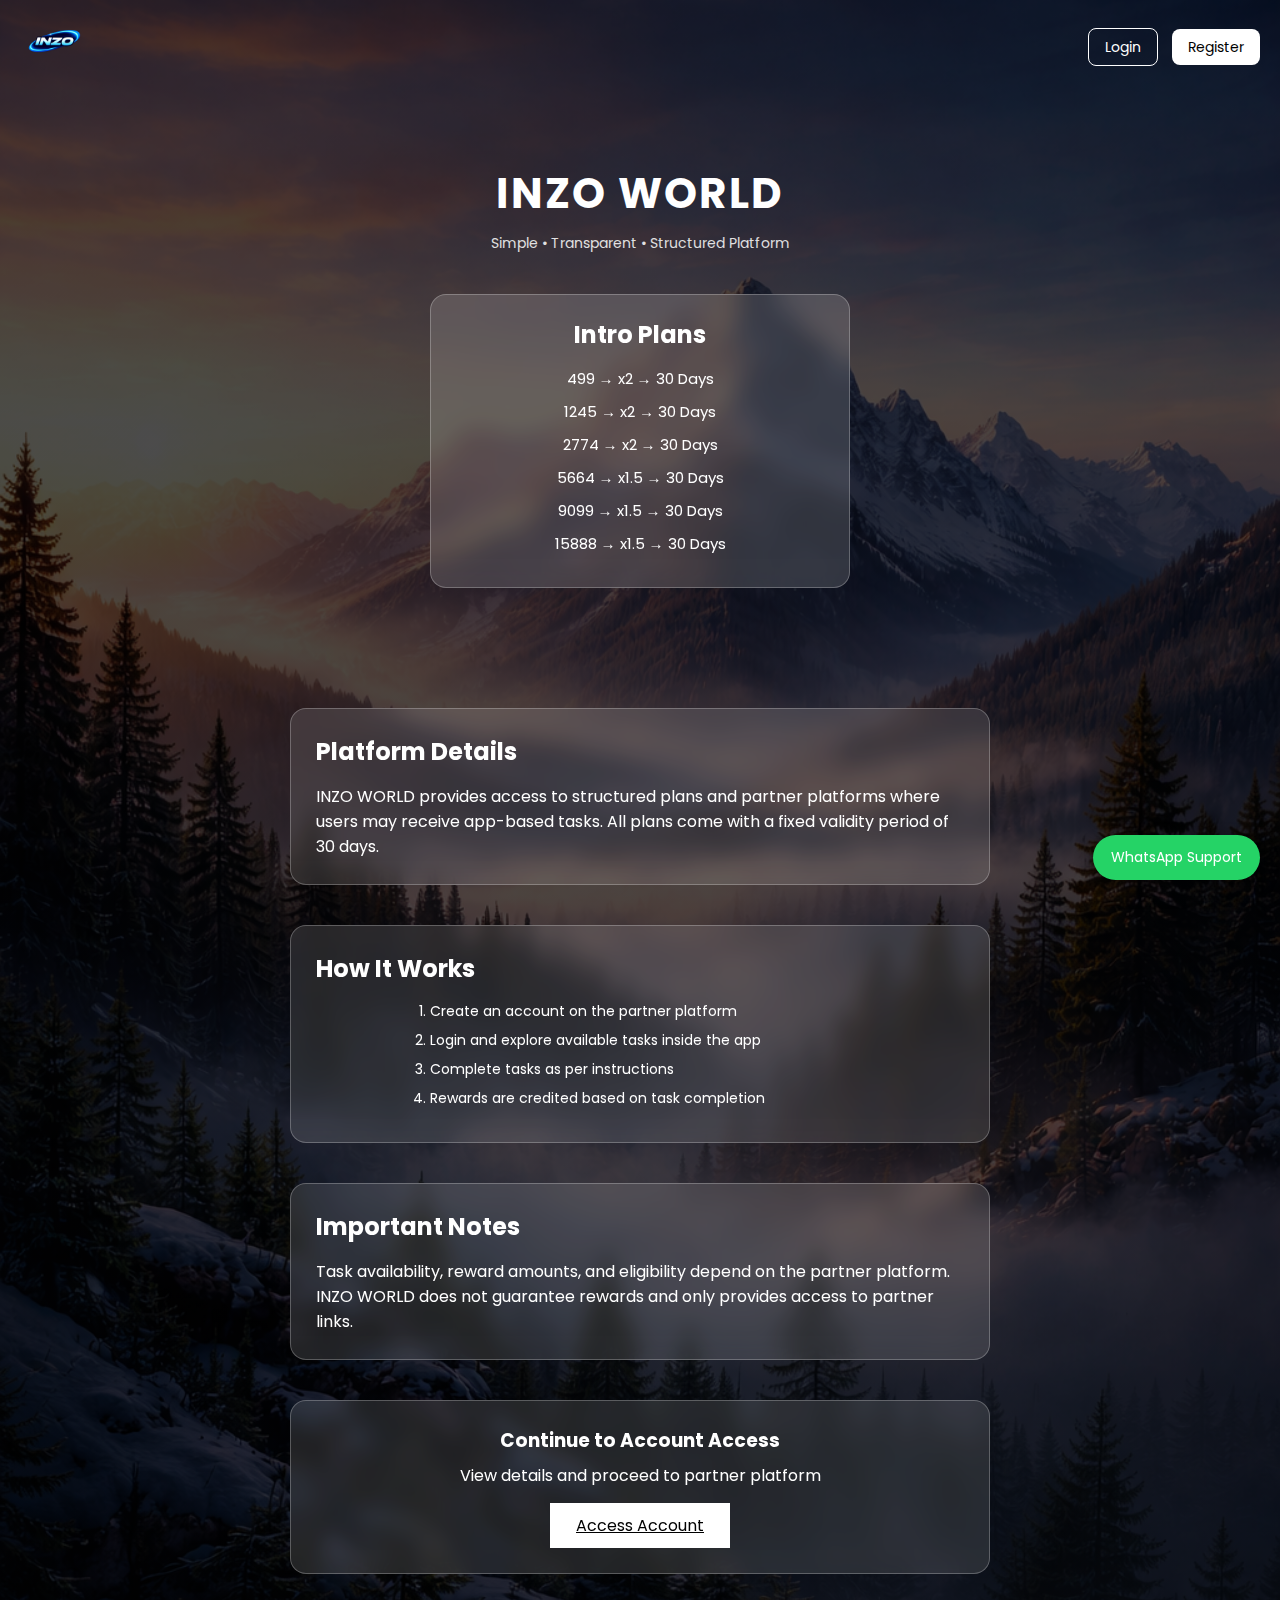
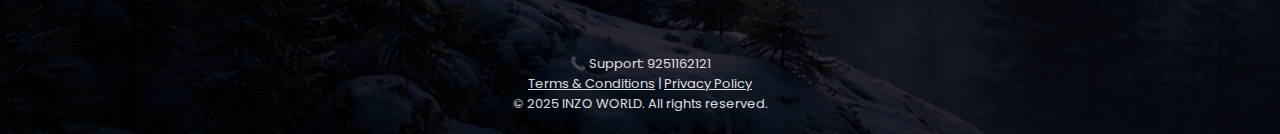
<file: index.html>
<!DOCTYPE html>
<html lang="en">
<head>
  <meta charset="UTF-8">
  <title>INZO WORLD</title>
  <meta name="viewport" content="width=device-width, initial-scale=1.0">
  <link rel="stylesheet" href="style.css">
</head>
<body>

<header class="header">
  <div class="logo">
    <img src="images/logo.png" alt="INZO WORLD">
  </div>

  <div class="auth-buttons">
    <a href="https://app-7uq702fotqm9.appmedo.com/login" class="login-btn">Login</a>
    <a href="https://app-7uq702fotqm9.appmedo.com/register" class="register-btn">Register</a>
  </div>
</header>

<section class="hero">
  <h1>INZO WORLD</h1>
  <p class="tagline">Simple • Transparent • Structured Platform</p>

  <div class="intro-box">
    <h2>Intro Plans</h2>
    <ul class="plans">
      <li>499 → x2 → 30 Days</li>
      <li>1245 → x2 → 30 Days</li>
      <li>2774 → x2 → 30 Days</li>
      <li>5664 → x1.5 → 30 Days</li>
      <li>9099 → x1.5 → 30 Days</li>
      <li>15888 → x1.5 → 30 Days</li>
    </ul>
  </div>
</section>

<section class="info-box">
  <h2>Platform Details</h2>
  <p>
    INZO WORLD provides access to structured plans and partner platforms
    where users may receive app-based tasks. All plans come with a fixed
    validity period of 30 days.
  </p>
</section>

<section class="info-box">
  <h2>How It Works</h2>
  <ol>
    <li>Create an account on the partner platform</li>
    <li>Login and explore available tasks inside the app</li>
    <li>Complete tasks as per instructions</li>
    <li>Rewards are credited based on task completion</li>
  </ol>
</section>

<section class="info-box">
  <h2>Important Notes</h2>
  <p>
    Task availability, reward amounts, and eligibility depend on the
    partner platform. INZO WORLD does not guarantee rewards and only
    provides access to partner links.
  </p>
</section>

<!-- 🔽 ACCESS PAGE LINK -->
<section class="bottom-auth">
  <h3>Continue to Account Access</h3>
  <p>View details and proceed to partner platform</p>

  <div class="bottom-buttons">
    <a href="auth.html" class="register-btn">Access Account</a>
  </div>
</section>

<footer class="footer">
  <p>📞 Support: 9251162121</p>
  <p>
    <a href="terms.html">Terms & Conditions</a> |
    <a href="privacy.html">Privacy Policy</a>
  </p>
  <p>© 2025 INZO WORLD. All rights reserved.</p>
</footer>

<a href="https://wa.me/919251162121" class="whatsapp-float" target="_blank">
  WhatsApp Support
</a>

</body>
</html>
</file>
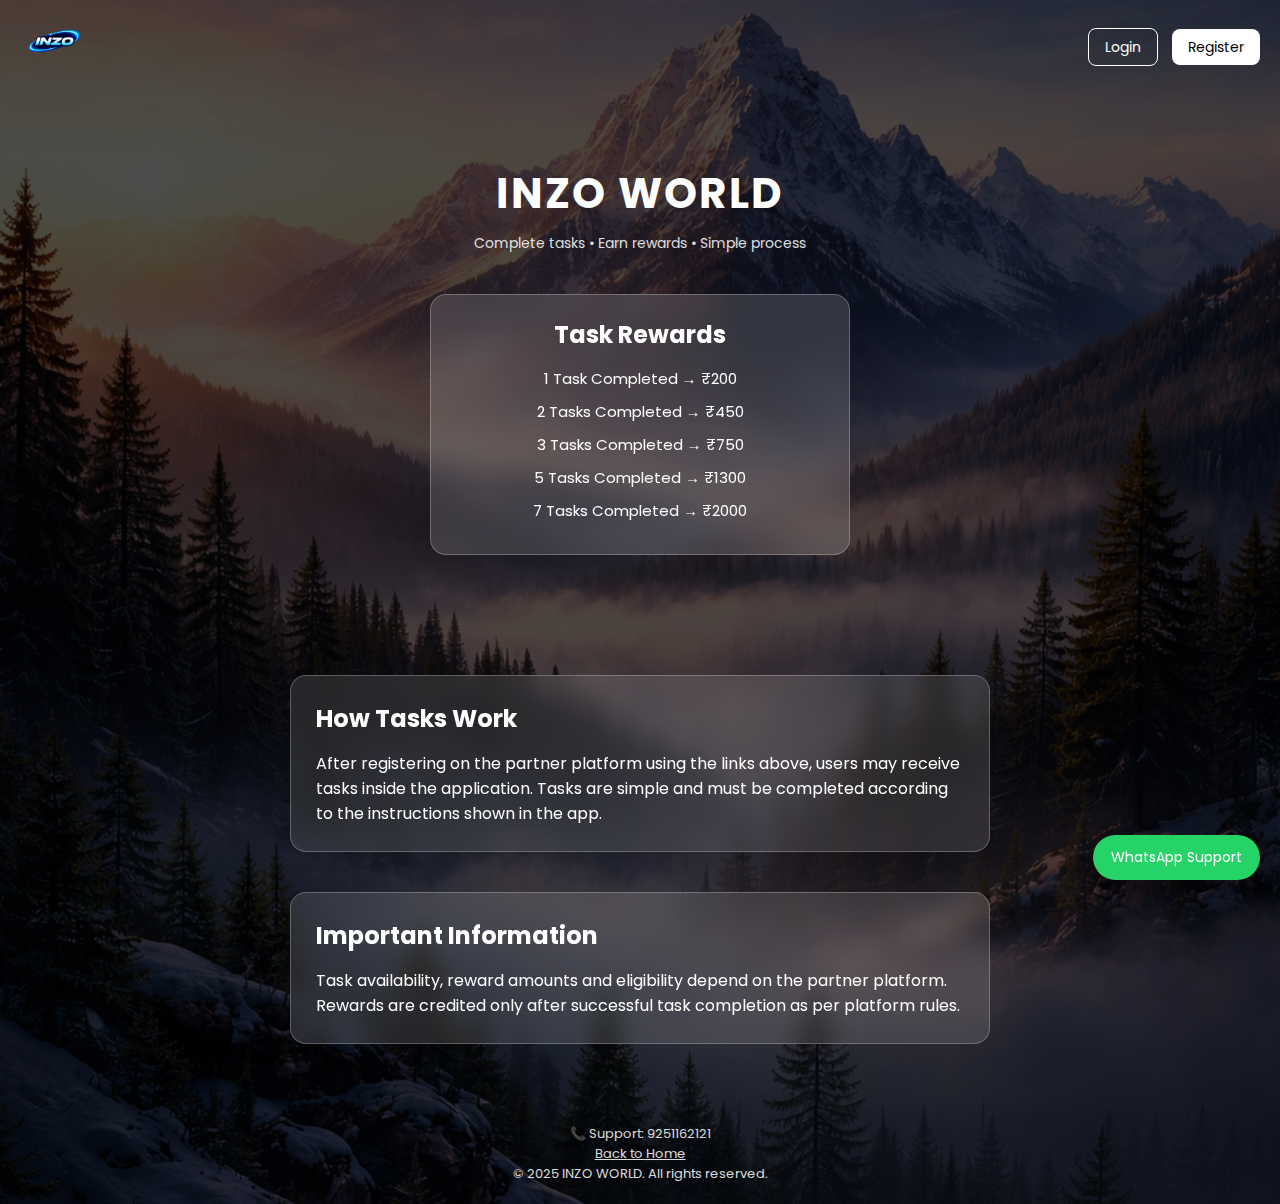
<file: auth.html>
<!DOCTYPE html>
<html lang="en">
<head>
  <meta charset="UTF-8">
  <title>Tasks & Rewards - INZO WORLD</title>
  <meta name="viewport" content="width=device-width, initial-scale=1.0">
  <link rel="stylesheet" href="style.css">
</head>
<body>

<!-- SAME HEADER -->
<header class="header">
  <div class="logo">
    <img src="images/logo.png" alt="INZO WORLD">
  </div>

  <div class="auth-buttons">
    <a href="https://app-8pbfuv55sx6p.appmedo.com/login" class="login-btn">Login</a>
    <a href="https://app-8pbfuv55sx6p.appmedo.com/register" class="register-btn">Register</a>
  </div>
</header>

<!-- SAME HERO -->
<section class="hero">
  <h1>INZO WORLD</h1>
  <p class="tagline">Complete tasks • Earn rewards • Simple process</p>

  <!-- 🔥 UPDATED BOX (TASKS instead of plans) -->
  <div class="intro-box">
    <h2>Task Rewards</h2>
    <ul class="plans">
      <li>1 Task Completed → ₹200</li>
      <li>2 Tasks Completed → ₹450</li>
      <li>3 Tasks Completed → ₹750</li>
      <li>5 Tasks Completed → ₹1300</li>
      <li>7 Tasks Completed → ₹2000</li>
    </ul>
  </div>
</section>

<!-- SAME INFO BOX -->
<section class="info-box">
  <h2>How Tasks Work</h2>
  <p>
    After registering on the partner platform using the links above,
    users may receive tasks inside the application. Tasks are simple
    and must be completed according to the instructions shown in the app.
  </p>
</section>

<section class="info-box">
  <h2>Important Information</h2>
  <p>
    Task availability, reward amounts and eligibility depend on the
    partner platform. Rewards are credited only after successful
    task completion as per platform rules.
  </p>
</section>

<footer class="footer">
  <p>📞 Support: 9251162121</p>
  <p><a href="index.html">Back to Home</a></p>
  <p>© 2025 INZO WORLD. All rights reserved.</p>
</footer>

<a href="https://wa.me/919251162121" class="whatsapp-float" target="_blank">
  WhatsApp Support
</a>

</body>
</html>
</file>
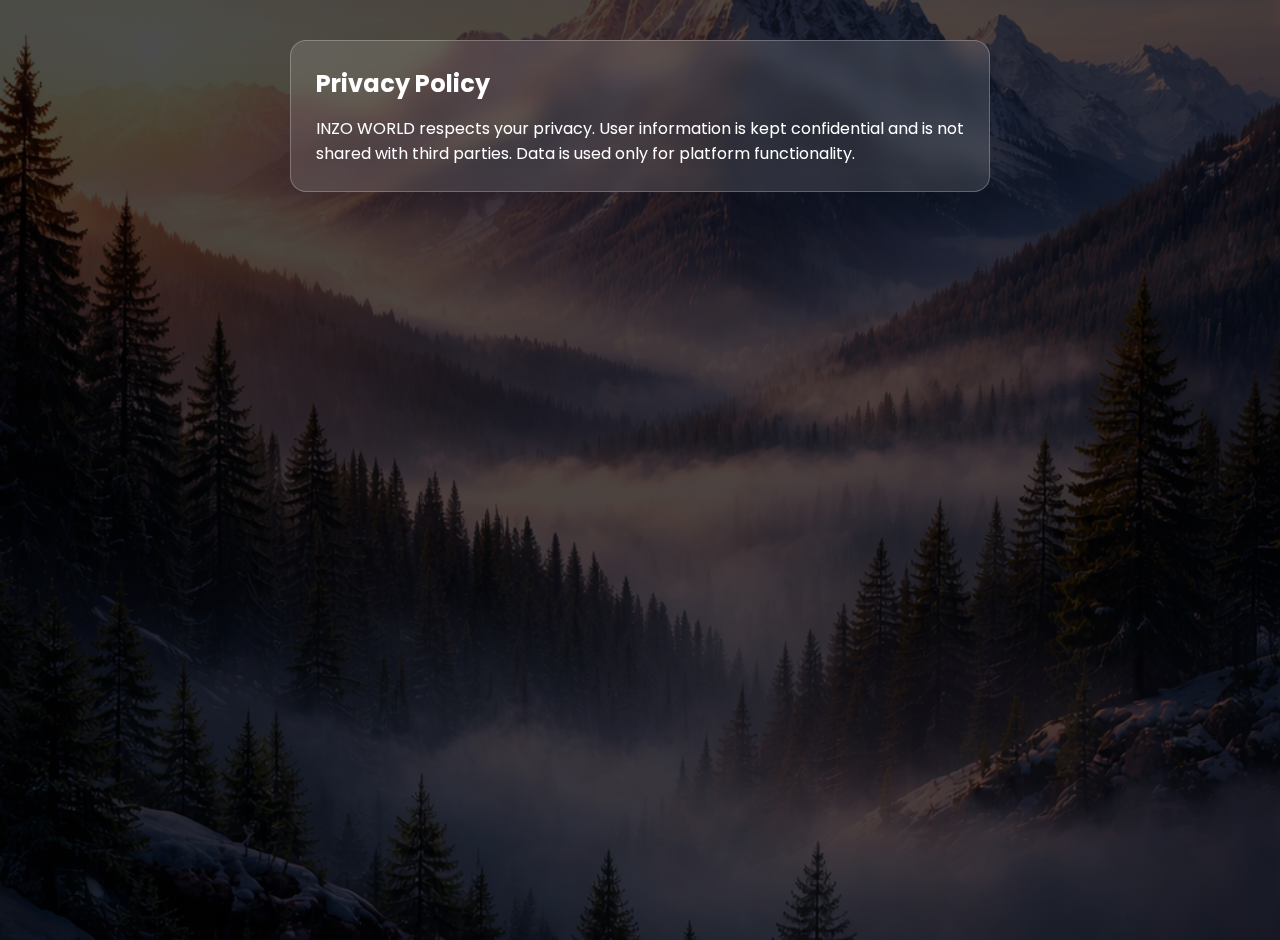
<file: privacy.html>
<!DOCTYPE html>
<html>
<head>
  <title>Privacy Policy - INZO WORLD</title>
    <meta name="viewport" content="width=device-width, initial-scale=1.0">
      <link rel="stylesheet" href="style.css">
      </head>
      <body>

      <section class="info-box">
        <h2>Privacy Policy</h2>
          <p>
              INZO WORLD respects your privacy.
                  User information is kept confidential and is not shared with third parties.
                      Data is used only for platform functionality.
                        </p>
                        </section>

                        </body>
                        </html>
</file>
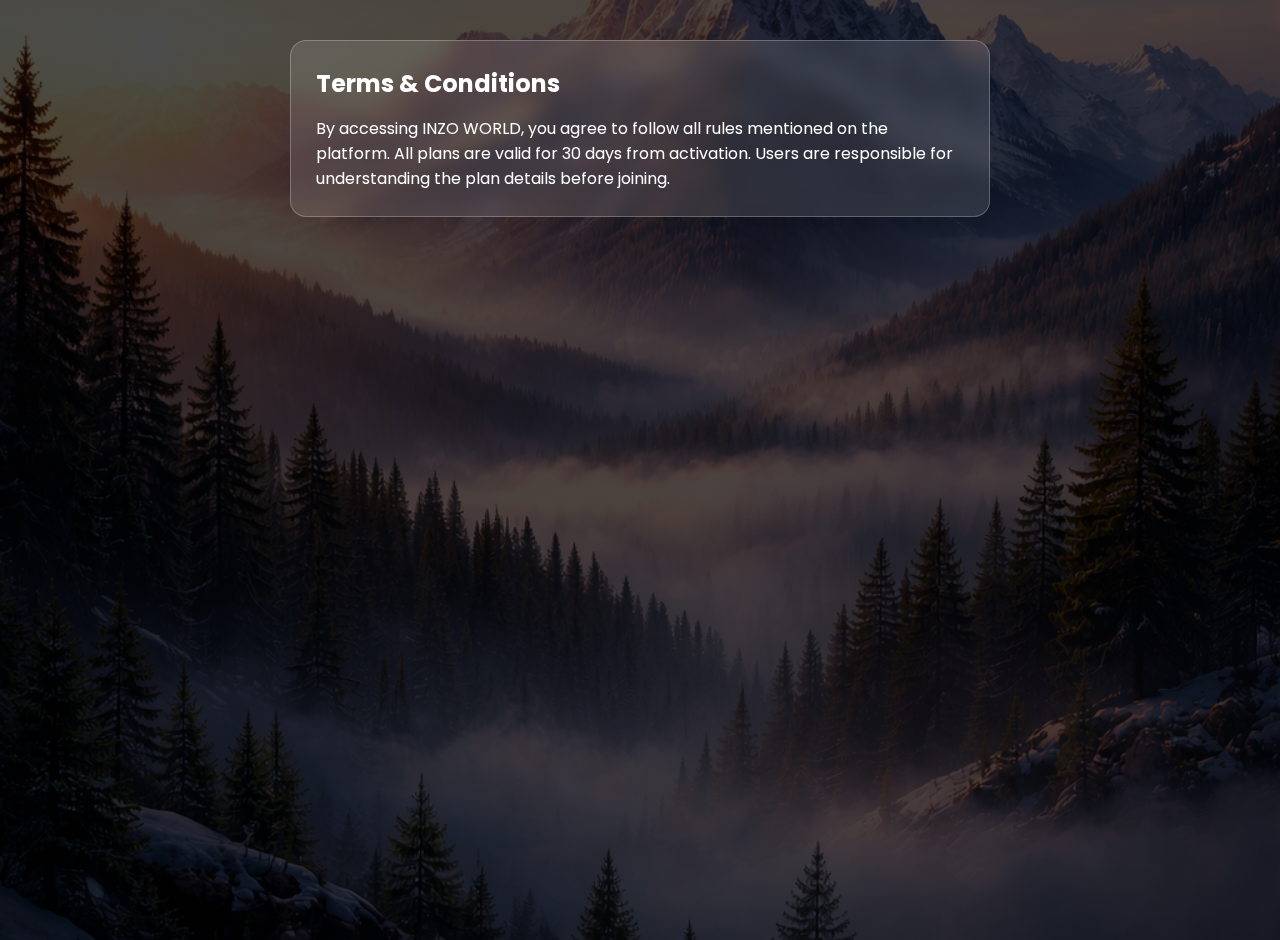
<file: terms.html>
<!DOCTYPE html>
<html>
<head>
  <title>Terms & Conditions - INZO WORLD</title>
    <meta name="viewport" content="width=device-width, initial-scale=1.0">
      <link rel="stylesheet" href="style.css">
      </head>
      <body>

      <section class="info-box">
        <h2>Terms & Conditions</h2>
          <p>
              By accessing INZO WORLD, you agree to follow all rules mentioned on the platform.
                  All plans are valid for 30 days from activation.
                      Users are responsible for understanding the plan details before joining.
                        </p>
                        </section>

                        </body>
                        </html>
</file>
<file: style.css>
@import url('https://fonts.googleapis.com/css2?family=Poppins:wght@300;400;500;600&display=swap');

* {
  margin: 0;
  padding: 0;
  box-sizing: border-box;
  font-family: 'Poppins', sans-serif;
}

body {
  min-height: 100vh;
  background:
    linear-gradient(rgba(0,0,0,0.7), rgba(0,0,0,0.7)),
    url("images/mountains.jpg") center / cover no-repeat;
  color: #ffffff;
}

/* HEADER */
.header {
  display: flex;
  justify-content: space-between;
  align-items: center;
  padding: 20px;
}

.logo img {
  height: 45px;
}

/* TOP BUTTONS */
.auth-buttons a {
  text-decoration: none;
  margin-left: 10px;
  padding: 8px 16px;
  border-radius: 8px;
  font-size: 14px;
}

.login-btn {
  border: 1px solid #ffffff;
  color: #ffffff;
}

.register-btn {
  background: #ffffff;
  color: #000000;
}

/* HERO */
.hero {
  text-align: center;
  padding: 70px 20px 40px;
  animation: fadeUp 0.8s ease;
}

.hero h1 {
  font-size: 42px;
  letter-spacing: 2px;
}

.tagline {
  margin-top: 8px;
  font-size: 14px;
  opacity: 0.85;
}

/* INTRO BOX */
.intro-box {
  margin: 40px auto;
  max-width: 420px;
  padding: 22px;
  border-radius: 16px;
  background: rgba(255,255,255,0.15);
  backdrop-filter: blur(12px);
  border: 1px solid rgba(255,255,255,0.25);
}

.intro-box h2 {
  margin-bottom: 15px;
}

.plans {
  list-style: none;
}

.plans li {
  margin: 10px 0;
  font-size: 15px;
}

/* INFO BOX */
.info-box {
  max-width: 700px;
  margin: 40px auto;
  padding: 25px;
  border-radius: 16px;
  background: rgba(255,255,255,0.12);
  backdrop-filter: blur(10px);
  border: 1px solid rgba(255,255,255,0.25);
  animation: fadeUp 1s ease;
}

.info-box h2 {
  margin-bottom: 15px;
}

.info-box ol {
  max-width: 420px;
  margin: auto;
  text-align: left;
}

.info-box li {
  margin: 8px 0;
  font-size: 14px;
}

/* BOTTOM AUTH */
.bottom-auth {
  max-width: 700px;
  margin: 40px auto;
  padding: 25px;
  text-align: center;
  border-radius: 16px;
  background: rgba(255,255,255,0.12);
  backdrop-filter: blur(10px);
  border: 1px solid rgba(255,255,255,0.25);
}

.bottom-auth h3 {
  margin-bottom: 8px;
}

.bottom-buttons .register-btn {
  display: inline-block;
  margin-top: 15px;
  padding: 10px 26px;
}

/* FOOTER */
.footer {
  margin-top: 60px;
  padding: 20px;
  text-align: center;
  font-size: 13px;
  opacity: 0.85;
}

.footer a {
  color: #ffffff;
  text-decoration: underline;
}

/* WHATSAPP */
.whatsapp-float {
  position: fixed;
  bottom: 20px;
  right: 20px;
  background: #25D366;
  color: #ffffff;
  padding: 12px 18px;
  border-radius: 50px;
  text-decoration: none;
  font-size: 14px;
  box-shadow: 0 8px 20px rgba(0,0,0,0.3);
}

/* ANIMATION */
@keyframes fadeUp {
  from {
    opacity: 0;
    transform: translateY(25px);
  }
  to {
    opacity: 1;
    transform: translateY(0);
  }
}
</file>
